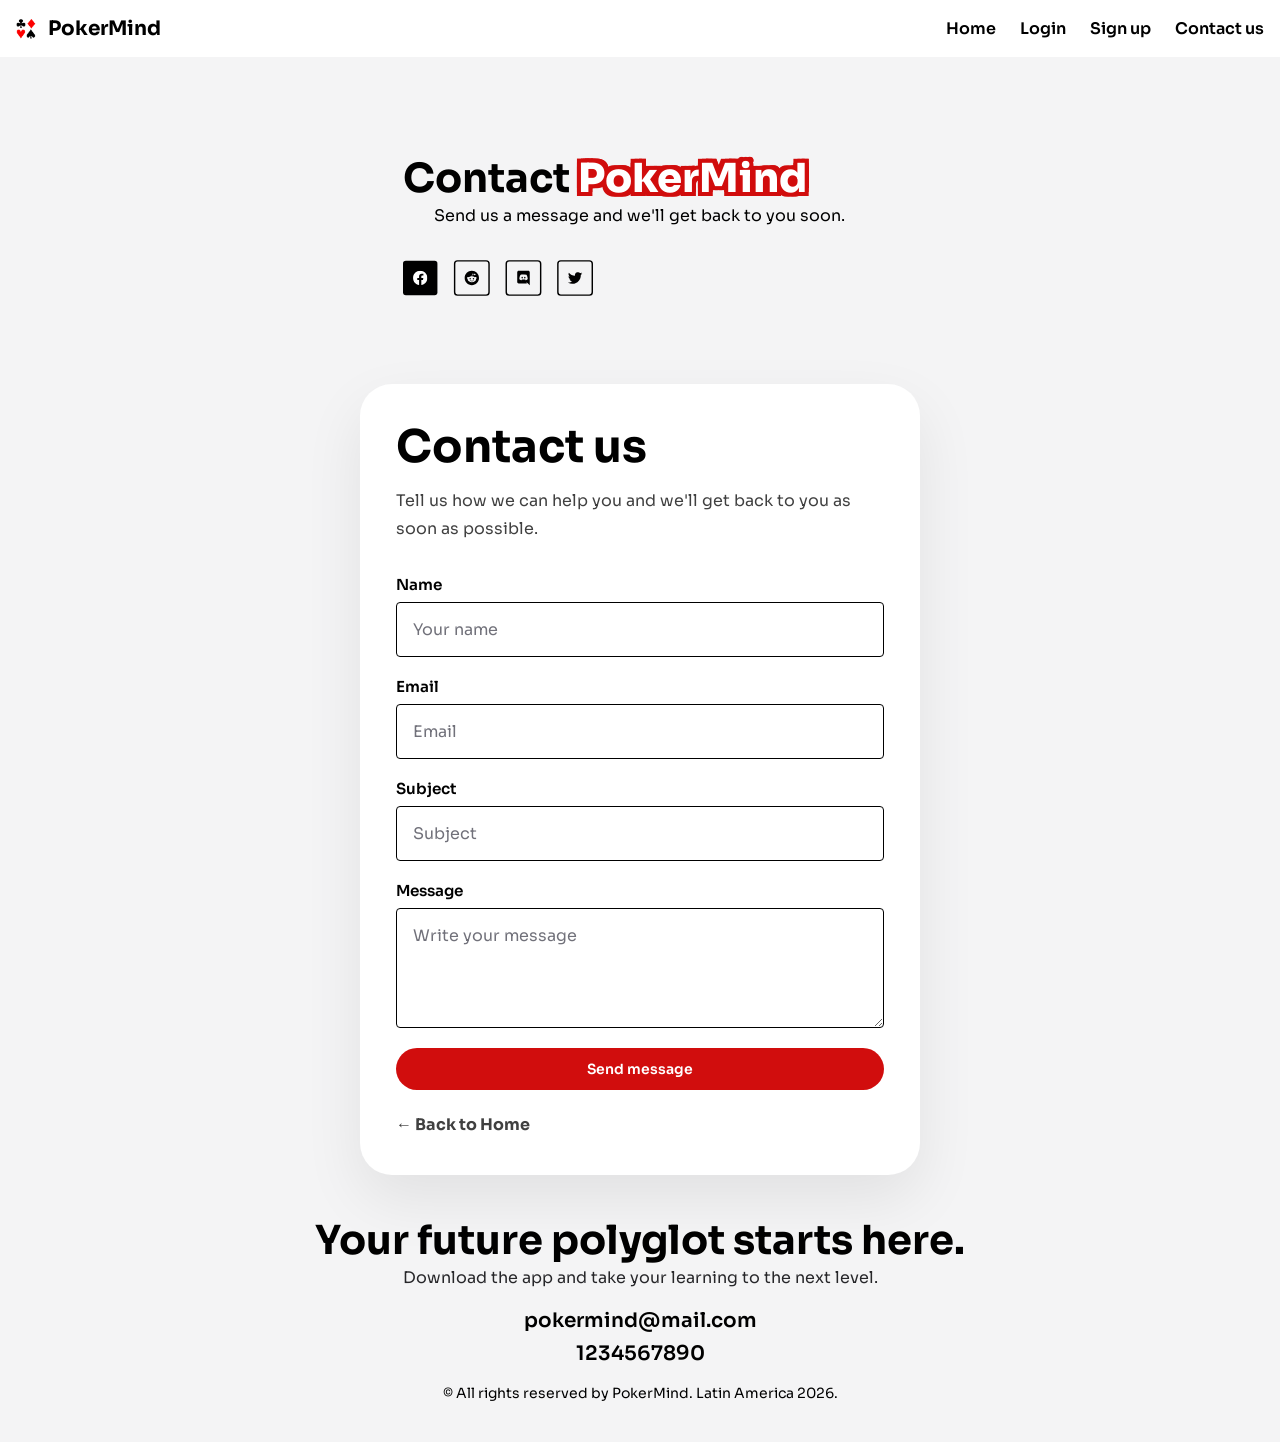
<file: contact.html>
<!DOCTYPE html>
<html lang="en">

<head>
    <meta charset="UTF-8" />
    <meta name="viewport" content="width=device-width, initial-scale=1.0" />
    <title>Contact us - PokerMind</title>
    <link rel="icon" type="image/png" href="assets/Favicon.webp">
    <link rel="preconnect" href="https://fonts.googleapis.com" />
    <link rel="preconnect" href="https://fonts.gstatic.com" crossorigin />
    <link href="https://fonts.googleapis.com/css2?family=Sora:wght@100..800&display=swap" rel="stylesheet" />
    <link rel="stylesheet" href="css/reset.css" />
    <link rel="stylesheet" href="css/variables.css" />
    <link rel="stylesheet" href="css/global.css" />
</head>

<body>
    <header class="header">
        <div class="header__brand">
            <a href="index.html">
                <img class="header__logo" src="assets/poker-cards.webp" alt="PokerMind Logo" />
            </a>
            <span class="header__title">PokerMind</span>
        </div>

        <nav class="header__nav">
            <ul>
                <li><a href="index.html">Home</a></li>
                <li><a href="login.html">Login</a></li>
                <li><a href="signup.html">Sign up</a></li>
                <li><a href="contact.html">Contact us</a></li>
            </ul>
        </nav>
    </header>

    <main>
        <section class="hero auth-hero">
            <div class="hero__content">
                <h1 class="hero__title">Contact <span class="outlined">PokerMind</span></h1>
                <p class="hero__description">Send us a message and we'll get back to you soon.</p>
                <img class="hero__section" src="assets/section.svg" alt="Section Social" />
            </div>
        </section>

        <section class="auth-page">
            <div class="auth-card">
                <h2 class="auth-card__title">Contact us</h2>
                <p class="auth-card__text">Tell us how we can help you and we'll get back to you as soon as possible.
                </p>
                <form class="auth-form">
                    <div class="form-group">
                        <label for="contact-name">Name</label>
                        <input id="contact-name" class="contact__input" type="text" name="name" placeholder="Your name"
                            required />
                    </div>
                    <div class="form-group">
                        <label for="contact-email">Email</label>
                        <input id="contact-email" class="contact__input" type="email" name="email" placeholder="Email"
                            required />
                    </div>
                    <div class="form-group">
                        <label for="contact-subject">Subject</label>
                        <input id="contact-subject" class="contact__input" type="text" name="subject"
                            placeholder="Subject" required />
                    </div>
                    <div class="form-group">
                        <label for="contact-message">Message</label>
                        <textarea id="contact-message" class="contact__textarea" name="message"
                            placeholder="Write your message" required></textarea>
                    </div>
                    <button type="submit" class="hero__download-btn auth-btn">Send message</button>
                </form>
                <a class="back-home-btn" href="index.html">← Back to Home</a>
            </div>
        </section>

        <footer>
            <div class="footer__info">
                <h2 class="footer__title section-title">
                    <strong>
                        Your future polyglot starts here.
                    </strong>
                </h2>
                <p class="footer__description">
                    Download the app and take your learning to the next level.
                </p>
            </div>
            <br>
            <div class="footer__details">
                <a href="mailto:pokermind@mail.com" class="footer__email">
                    pokermind@mail.com
                </a>
                <p class="footer__phone">1234567890</p>
            </div>
            <br>
            <div class="footer-copyright-america">
                © All rights reserved by PokerMind. Latin America 2026.
            </div>
            </div>
        </footer>
    </main>
</body>

</html>
</file>
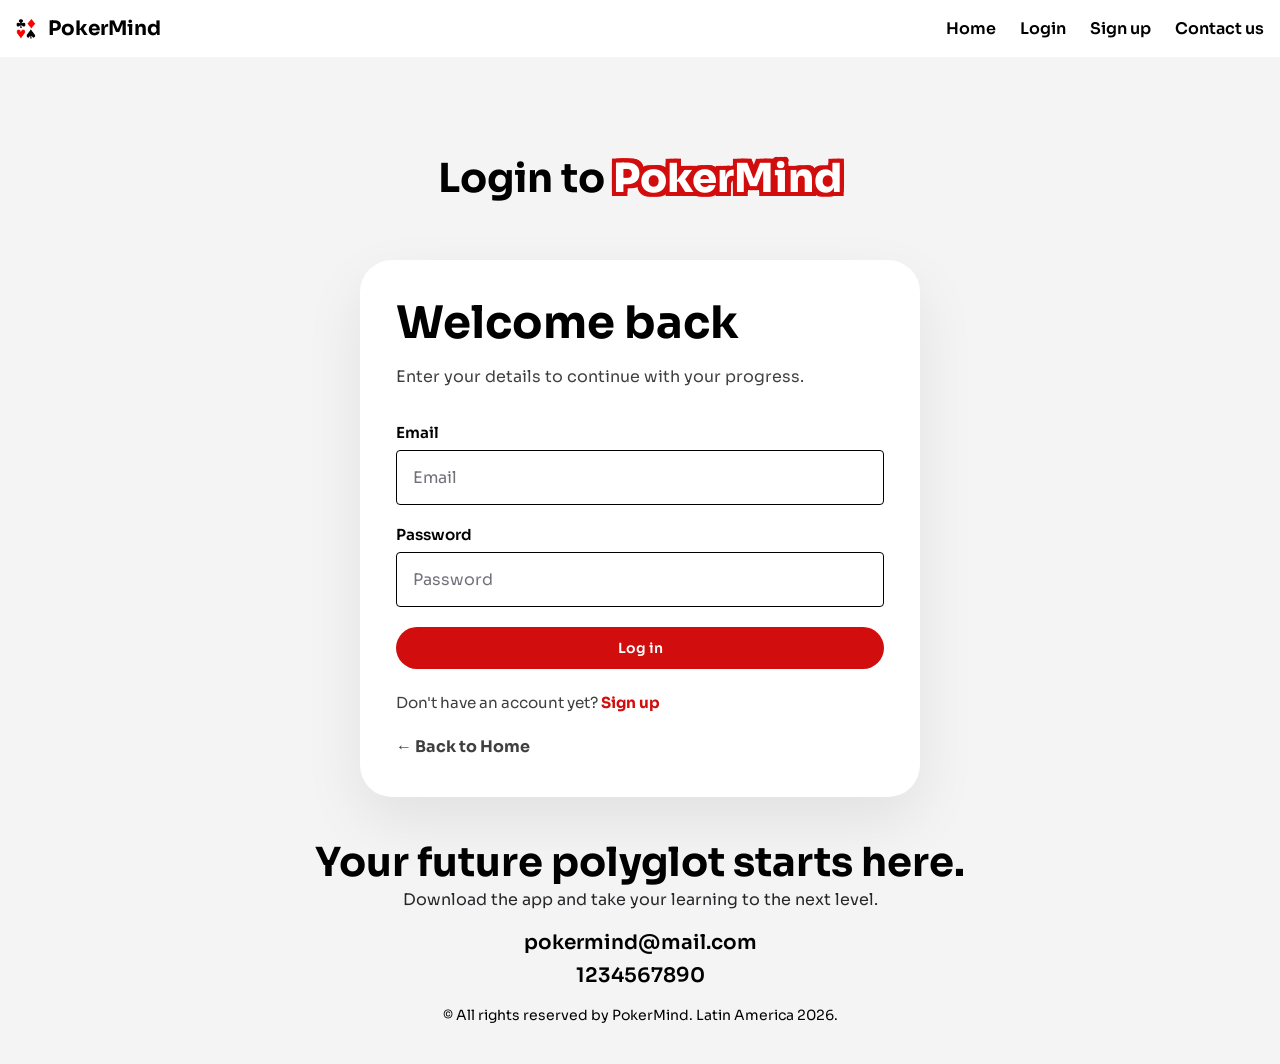
<file: login.html>
<!DOCTYPE html>
<html lang="en">

<head>
    <meta charset="UTF-8" />
    <meta name="viewport" content="width=device-width, initial-scale=1.0" />
    <title>Login - PokerMind</title>
    <link rel="icon" type="image/png" href="assets/Favicon.webp">
    <link rel="preconnect" href="https://fonts.googleapis.com" />
    <link rel="preconnect" href="https://fonts.gstatic.com" crossorigin />
    <link href="https://fonts.googleapis.com/css2?family=Sora:wght@100..800&display=swap" rel="stylesheet" />
    <link rel="stylesheet" href="css/reset.css" />
    <link rel="stylesheet" href="css/variables.css" />
    <link rel="stylesheet" href="css/global.css" />
</head>

<body>
    <header class="header">
        <div class="header__brand">
            <a href="index.html">
                <img class="header__logo" src="assets/poker-cards.webp" alt="PokerMind Logo" />
            </a>
            <span class="header__title">PokerMind</span>
        </div>

        <nav class="header__nav">
            <ul>
                <li><a href="index.html">Home</a></li>
                <li><a href="login.html">Login</a></li>
                <li><a href="signup.html">Sign up</a></li>
                <li><a href="contact.html">Contact us</a></li>
            </ul>
        </nav>
    </header>

    <main>
        <section class="hero auth-hero">
            <div class="hero__content">
                <h1 class="hero__title">Login to <span class="outlined">PokerMind</span></h1>
            </div>
        </section>

        <section class="auth-page">
            <div class="auth-card">
                <h2 class="auth-card__title">Welcome back</h2>
                <p class="auth-card__text">Enter your details to continue with your progress.</p>
                <form class="auth-form">
                    <div class="form-group">
                        <label for="login-email">Email</label>
                        <input id="login-email" class="contact__input" type="email" name="email" placeholder="Email"
                            required />
                    </div>
                    <div class="form-group">
                        <label for="login-password">Password</label>
                        <input id="login-password" class="contact__input" type="password" name="password"
                            placeholder="Password" required />
                    </div>
                    <button type="submit" class="hero__download-btn auth-btn">Log in</button>
                </form>
                <p class="auth-footer">Don't have an account yet? <a href="signup.html">Sign up</a></p>
                <a class="back-home-btn" href="index.html">← Back to Home</a>
            </div>
        </section>

        <footer>
            <div class="footer__info">
                <h2 class="footer__title section-title">
                    <strong>
                        Your future polyglot starts here.
                    </strong>
                </h2>
                <p class="footer__description">
                    Download the app and take your learning to the next level.
                </p>
            </div>
            <br>
            <div class="footer__details">
                <a href="mailto:pokermind@mail.com" class="footer__email">
                    pokermind@mail.com
                </a>
                <p class="footer__phone">1234567890</p>
            </div>
            <br>
            <div class="footer-copyright-america">
                © All rights reserved by PokerMind. Latin America 2026.
            </div>
            </div>
        </footer>
    </main>
</body>

</html>
</file>
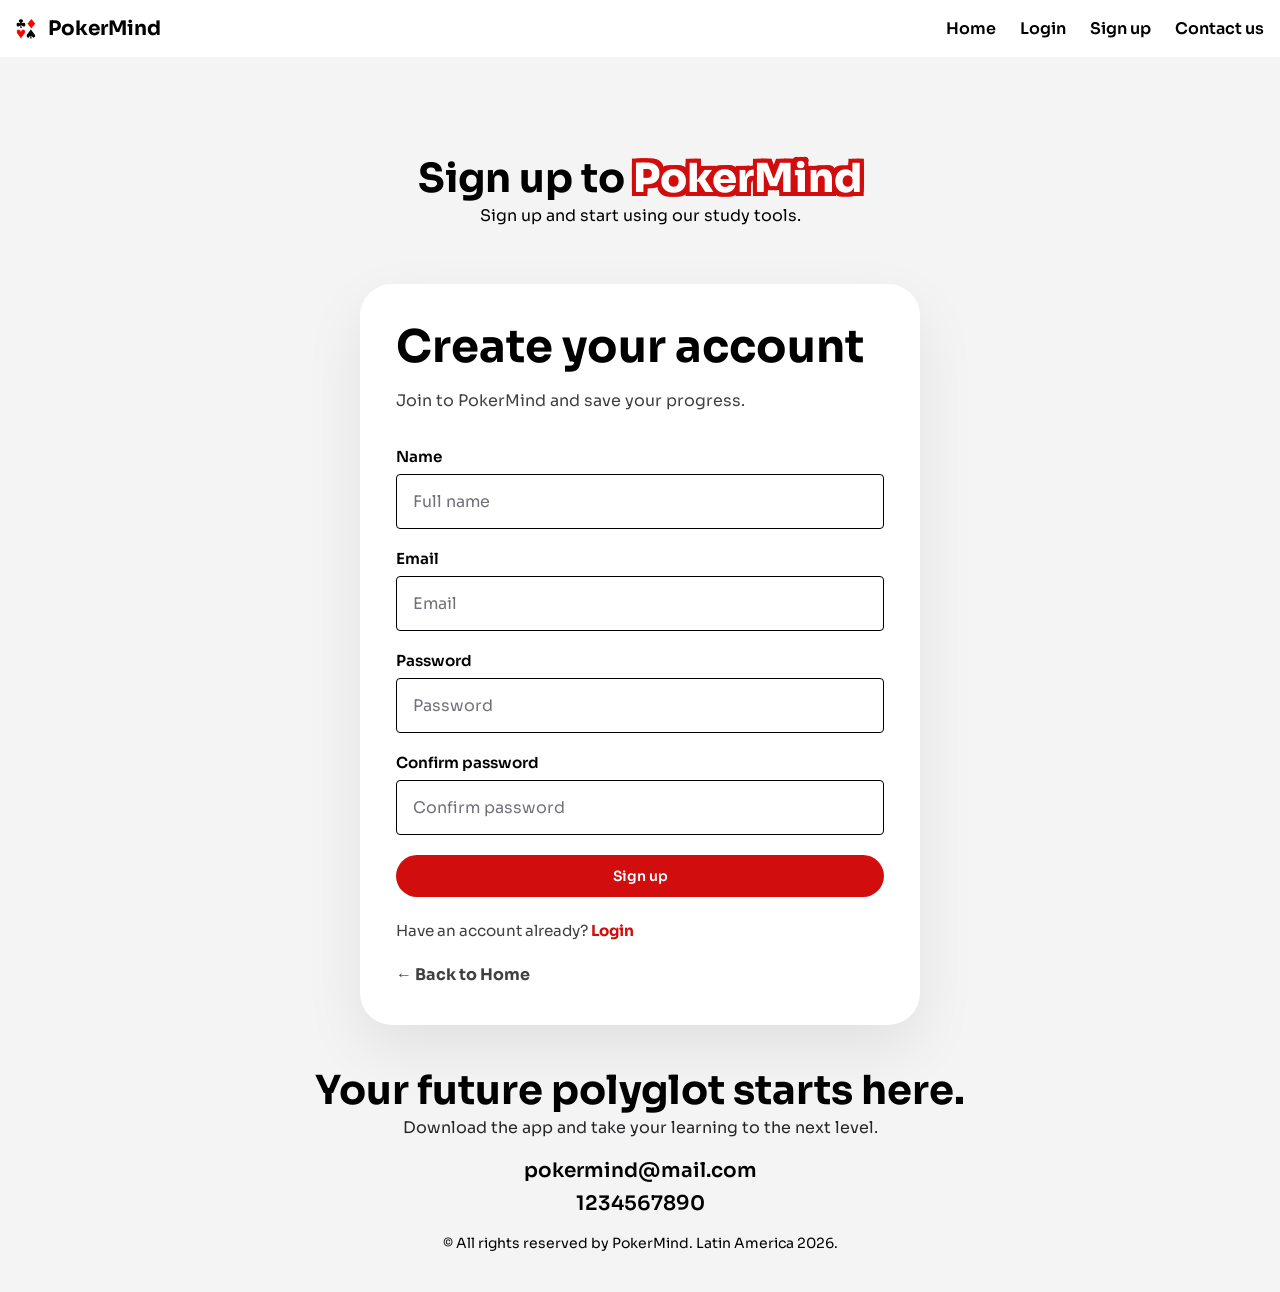
<file: signup.html>
<!DOCTYPE html>
<html lang="en">

<head>
    <meta charset="UTF-8" />
    <meta name="viewport" content="width=device-width, initial-scale=1.0" />
    <title>Sing up - PokerMind</title>
    <link rel="icon" type="image/png" href="assets/Favicon.webp">
    <link rel="preconnect" href="https://fonts.googleapis.com" />
    <link rel="preconnect" href="https://fonts.gstatic.com" crossorigin />
    <link href="https://fonts.googleapis.com/css2?family=Sora:wght@100..800&display=swap" rel="stylesheet" />
    <link rel="stylesheet" href="css/reset.css" />
    <link rel="stylesheet" href="css/variables.css" />
    <link rel="stylesheet" href="css/global.css" />
</head>

<body>
    <header class="header">
        <div class="header__brand">
            <a href="index.html">
                <img class="header__logo" src="assets/poker-cards.webp" alt="PokerMind Logo" />
            </a>
            <span class="header__title">PokerMind</span>
        </div>

        <nav class="header__nav">
            <ul>
                <li><a href="index.html">Home</a></li>
                <li><a href="login.html">Login</a></li>
                <li><a href="signup.html">Sign up</a></li>
                <li><a href="contact.html">Contact us</a></li>
            </ul>
        </nav>
    </header>

    <main>
        <section class="hero auth-hero">
            <div class="hero__content">
                <h1 class="hero__title">Sign up to <span class="outlined">PokerMind</span></h1>
                <p class="hero__description">Sign up and start using our study tools.</p>
            </div>
        </section>

        <section class="auth-page">
            <div class="auth-card">
                <h2 class="auth-card__title">Create your account</h2>
                <p class="auth-card__text">Join to PokerMind and save your progress.</p>
                <form class="auth-form">
                    <div class="form-group">
                        <label for="signup-name">Name</label>
                        <input id="signup-name" class="contact__input" type="text" name="name" placeholder="Full name"
                            required />
                    </div>
                    <div class="form-group">
                        <label for="signup-email">Email</label>
                        <input id="signup-email" class="contact__input" type="email" name="email" placeholder="Email"
                            required />
                    </div>
                    <div class="form-group">
                        <label for="signup-password">Password</label>
                        <input id="signup-password" class="contact__input" type="password" name="password"
                            placeholder="Password" required />
                    </div>
                    <div class="form-group">
                        <label for="signup-confirm">Confirm password</label>
                        <input id="signup-confirm" class="contact__input" type="password" name="confirm_password"
                            placeholder="Confirm password" required />
                    </div>
                    <button type="submit" class="hero__download-btn auth-btn">Sign up</button>
                </form>
                <p class="auth-footer">Have an account already? <a href="login.html">Login</a></p>
                <a class="back-home-btn" href="index.html">← Back to Home</a>
            </div>
        </section>

        <footer>
            <div class="footer__info">
                <h2 class="footer__title section-title">
                    <strong>
                        Your future polyglot starts here.
                    </strong>
                </h2>
                <p class="footer__description">
                    Download the app and take your learning to the next level.
                </p>
            </div>
            <br>
            <div class="footer__details">
                <a href="mailto:pokermind@mail.com" class="footer__email">
                    pokermind@mail.com
                </a>
                <p class="footer__phone">1234567890</p>
            </div>
            <br>
            <div class="footer-copyright-america">
                © All rights reserved by PokerMind. Latin America 2026.
            </div>
            </div>
        </footer>
    </main>
</body>

</html>
</file>
<file: css/variables.css>
:root {
  /* Primary */
  --primary-black: #000000;
  --primary-neutral: #404040;
  --primary-white: #FFFFFF;
   --primary-red: #d10d0d;

  /* Zinc */
  --zinc-100: #f4f4f5;
  --zinc-200: #e4e4e7;
  --zinc-300: #d4d4d8;
  --zinc-500: #71717a;
  --zinc-800: #27272a;
 

  /* Spacing */
  --spacing-4: 4px;
  --spacing-8: 8px;
  --spacing-12: 12px;
  --spacing-16: 16px;
  --spacing-20: 20px;
  --spacing-24: 24px;
  --spacing-28: 28px;
  --spacing-32: 32px;
  --spacing-36: 36px;
  --spacing-40: 40px;

  --outline-width: 2px;
}

@media (min-width: 768px) {
  :root {
    --outline-width: 4px;
  }
}
</file>
<file: css/global.css>
body {
    font-family: 'Sora', sans-serif;
}

.outlined {
    font-weight: 800;
    color: var(--primary-white);
    /* -webkit-text-stroke: 2px black; */
    text-shadow: var(--outline-width) 0 var(--primary-red),
        calc(var(--outline-width) * -1) 0 var(--primary-red),
        0 var(--outline-width) var(--primary-red),
        0 calc(var(--outline-width) * -1) var(--primary-red),
        var(--outline-width) var(--outline-width) var(--primary-red),
        calc(var(--outline-width) * -1) calc(var(--outline-width) * -1) var(--primary-red),
        var(--outline-width) calc(var(--outline-width) * -1) var(--primary-red),
        var(--outline-width) calc(var(--outline-width) * -1) var(--primary-red),
        calc(var(--outline-width) * -1) var(--outline-width) var(--primary-red);
}

.section-title {
    font-weight: 400;
    font-size: clamp(1.5rem, 5vw, 2.5rem);
    text-align: center;
}

/* --- HEADER SECTION --- */
.header {
    display: flex;
    justify-content: space-between;
    align-items: center;
    padding: var(--spacing-16);
}

.header__logo {
    width: 20px;
    height: 20px;
    object-fit: contain;
}

.header__brand {
    display: flex;
    align-items: center;
    gap: var(--spacing-12);
}

.header__title {
    font-size: 20px;
    font-weight: 700;
    color: var(--primary-black);
}

.header__nav,
.header__nav ul {
    display: none;
}

@media (min-width: 425px) {

    .header__nav,
    .header__nav ul {
        display: flex;
        gap: var(--spacing-8);
    }

    #Home {
        display: none;
    }

    .header__nav a {
        font-size: 14px;
        font-weight: 600;
        color: var(--primary-black);
        text-decoration: none;
        flex-direction: left;
    }

    .header__nav a:hover {
        color: var(--primary-red);
    }
}

@media (min-width: 768px) {

    .header__nav,
    .header__nav ul {
        display: flex;
        gap: var(--spacing-24);
    }

    .header__nav a {
        font-size: 16px;
        font-weight: 600;
        color: var(--primary-black);
        text-decoration: none;
        flex-direction: left;
    }

    .header__nav a:hover {
        color: var(--primary-red);
    }
}

/* --- HERO SECTION --- */

.hero {
    display: flex;
    flex-direction: column;
    align-items: center;
    justify-content: center;
}

.hero__content {
    display: flex;
    flex-direction: column;
    justify-content: center;
    padding: var(--spacing-32);
}

.hero__title {
    /* 16px = 1rem */
    font-size: clamp(1.5rem, 5vw, 2.5rem);
    font-weight: 700;
    color: var(--primary-black);
    text-align: left;
}

.hero__title strong {
    font-weight: 800;
}

.hero__description {
    font-size: 16px;
    font-weight: 400;
    color: var(--primary-black);
    line-height: 1.5;
}

.hero__image {
    width: 100%;
    height: 50vh;
    max-height: 50vh;
    object-fit: cover;
    object-position: center;

}

.hero__section {
    width: 40%;
    height: 100px;
    max-height: 30vh;
    object-position: center;
}

.hero__download {
    margin-top: var(--spacing-12);
}

.hero__download-btn {
    padding: var(--spacing-12) var(--spacing-24);
    font-size: 14px;
    font-weight: 600;
    color: var(--primary-white);
    background-color: var(--primary-red);
    border-radius: var(--spacing-24);
    transition: background-color 0.3s ease;
}

/* --- ADVANTAGES SECTION --- */

.advantages__content {
    display: flex;
    flex-direction: column;
    justify-content: center;
    gap: var(--spacing-16);
    margin: var(--spacing-32);
}

.advantages__item {
    border-radius: var(--spacing-16);
    padding: var(--spacing-16);
    box-shadow: 0 2px 4px rgba(0, 0, 0, 0.2);
}

.advantages__icon {
    width: 50px;
    height: 50px;
    padding: var(--spacing-8);
}

@media (min-width: 1440px) {
    .advantages {
        flex-direction: column;
        align-items: center;
    }

    .advantages__content {
        flex-direction: row;
        margin: 0 auto;
    }

    .advantages__item {
        max-width: auto;
    }

}

/* --- BASIC SECTION --- */

.basic {
    display: flex;
    flex-direction: column;
    align-items: center;
    justify-content: center;
    gap: var(--spacing-32);
    padding: var(--spacing-32) var(--spacing-32) var(--spacing-32);
    background-color: var(--primary-black);
    color: var(--primary-white);
}

.basic__title {
    margin-top: 0;
}

.basic__item {
    display: flex;
    flex-direction: column;
    flex-direction: center;
    gap: var(--spacing-16);
}

.basic__icon {
    padding: var(--spacing-8);
    grid-area: item-icon;
    align-self: center;
    width: auto;
}

.basic__item-title {
    font-size: 18px;
    font-weight: 600;
    color: var(--primary-white);
    grid-area: title;
    text-align: center;

}

.basic__item-description {
    font-size: 16px;
    font-weight: 400;
    color: var(--primary-white);
    line-height: 1.5;
    text-align: left;
    grid-area: description;
    margin: 0 0 var(--spacing-12);
}

@media (min-width: 768px) {


    .basic__content {
        margin: 0 auto;
    }

    .basic__item {
        display: grid;
        grid-template-columns: auto 1fr;
        grid-template-areas:
            "item-icon title"
            "item-icon description";
        align-items: start;
        gap: var(--spacing-8);
    }

    .basic__item-title {
        margin-top: 100px;
        text-align: left;
    }

    .basic__item-description {
        max-width: 400px;
        margin-bottom: 100px;

    }

}



/* --- CONTACT SECTION --- */

.contact {
    display: flex;
    flex-direction: column;
    gap: var(--spacing-40);
    padding: var(--spacing-40) var(--spacing-32) var(--spacing-32);
}

.contact__form-wrapper {
    width: 100%;
}

.contact__form {
    display: flex;
    flex-direction: column;
    gap: var(--spacing-20);
}

.contact__input,
.contact__textarea {
    width: 100%;
    padding: var(--spacing-16);
    border: 1px solid var(--primary-black);
    border-radius: 4px;
    font-family: inherit;
    font-size: 16px;
    outline: none;
    transition: box-shadow 0.2s, border-color 0.2s;
}

.contact__input:focus,
.contact__textarea:focus {
    border-color: var(--primary-black);
    box-shadow: 0 0 0 4px rgba(0, 0, 0, 0.1);
}

.contact__input:focus-visible,
.contact__textarea:focus-visible {
    outline: 2px solid var(--primary-black);
    outline-offset: 2px;
}

.contact__input::placeholder,
.contact__textarea::placeholder {
    color: var(--zinc-500);
}

.contact__textarea {
    min-height: 120px;
    resize: vertical;
}

.contact__actions {
    display: flex;
    flex-direction: column;
    gap: var(--spacing-24);
    align-items: flex-start;
}

.contact__button {
    background: var(--primary-black);
    color: var(--primary-white);
    padding: var(--spacing-16) var(--spacing-32);
    border: none;
    border-radius: 4px;
    font-weight: 600;
    font-size: 1.125rem;
    cursor: pointer;
    transition: opacity 0.2s;
}

.contact__button:hover {
    opacity: 0.9;
}

.contact__socials {
    display: flex;
    gap: var(--spacing-24);
}



@media (min-width: 768px) {
    .contact .container {
        flex-direction: row;
        align-items: flex-start;
        justify-content: space-between;
        padding: 0 var(--spacing-32) var(--spacing-32);
        gap: var(--spacing-60);
        /* More space on desktop */
    }


    .contact__actions {
        flex-direction: row;
        align-items: center;
        justify-content: space-between;
        width: 100%;
    }
}

/* --- AUTH SECTION --- */

.hero.auth-hero {
    background-color: var(--zinc-100);
    padding: 64px 0 24px;
}

.hero.auth-hero .hero__content {
    max-width: 720px;
    text-align: center;
}

.auth-page {
    display: flex;
    justify-content: center;
    padding: var(--spacing-40) var(--spacing-24) var(--spacing-60);
    background-color: var(--zinc-100);
}

.auth-card {
    width: min(560px, 100%);
    border-radius: 32px;
    padding: 40px 36px;
    background-color: var(--primary-white);
    box-shadow: 0 24px 60px rgba(0, 0, 0, 0.08);
}

.auth-card__title {
    margin: 0;
    font-size: clamp(2rem, 4vw, 2.8rem);
    line-height: 1.05;
    color: var(--primary-black);
}

.auth-card__text {
    margin: var(--spacing-16) 0 var(--spacing-32);
    color: var(--primary-neutral);
    line-height: 1.75;
}

.auth-form {
    display: flex;
    flex-direction: column;
    gap: var(--spacing-20);
}

.auth-form label {
    font-size: 0.95rem;
    font-weight: 600;
    color: var(--primary-black);
}

.form-group {
    display: flex;
    flex-direction: column;
    gap: var(--spacing-8);
}

.hero__download-btn.auth-btn {
    width: 100%;
}

.auth-footer {
    margin-top: var(--spacing-24);
    color: var(--primary-neutral);
    font-size: 0.95rem;
}

.auth-footer a {
    color: var(--primary-red);
    text-decoration: none;
    font-weight: 700;
}

.auth-footer a:hover {
    text-decoration: underline;
}

.back-home-btn {
    display: inline-flex;
    margin-top: var(--spacing-24);
    color: var(--primary-neutral);
    font-weight: 700;
    text-decoration: none;
}

.back-home-btn:hover {
    color: var(--primary-black);
}


/* --- FOOTER SECTION --- */

footer {
    text-align: center;
    align-items: center;
    padding: 40px 50px;
    background-color: var(--zinc-100);
    color: var(--primary-black);
    font-size: 14px;
}

.footer__info {
    display: flex;
    flex-direction: column;
}

.footer__title {
    text-align: center;
}

.footer__description {
    display: flex;
    flex-direction: column;
    font-size: clamp(0.875rem, 2vw, 1rem);
    line-height: 1.5;
    color: var(--zinc-800);
    gap: var(--spacing-24);
}

.footer__details {
    display: flex;
    flex-direction: column;
    gap: var(--spacing-8);
}

.footer__email,
.footer__phone {
    font-size: clamp(1rem, 2.5vw, 1.25rem);
    font-weight: 600;
    color: var(--primary-black);
}
</file>
